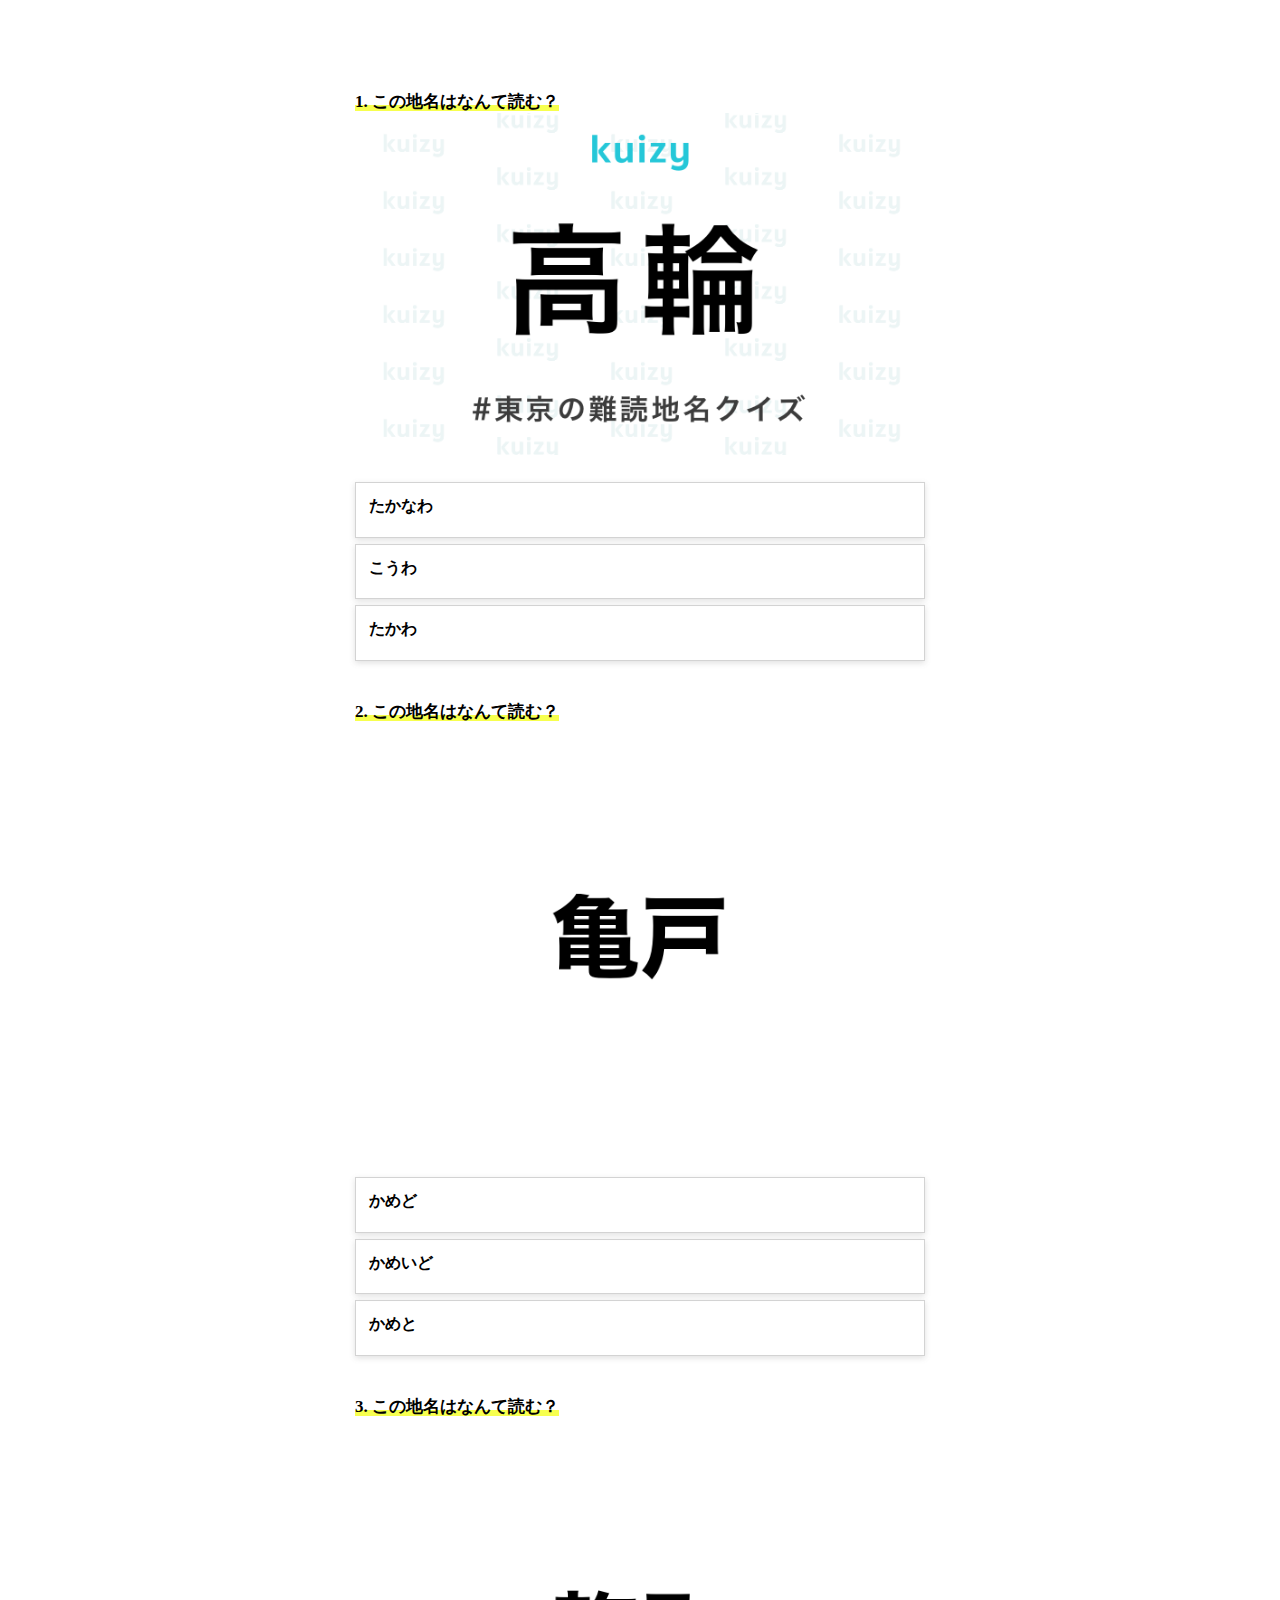
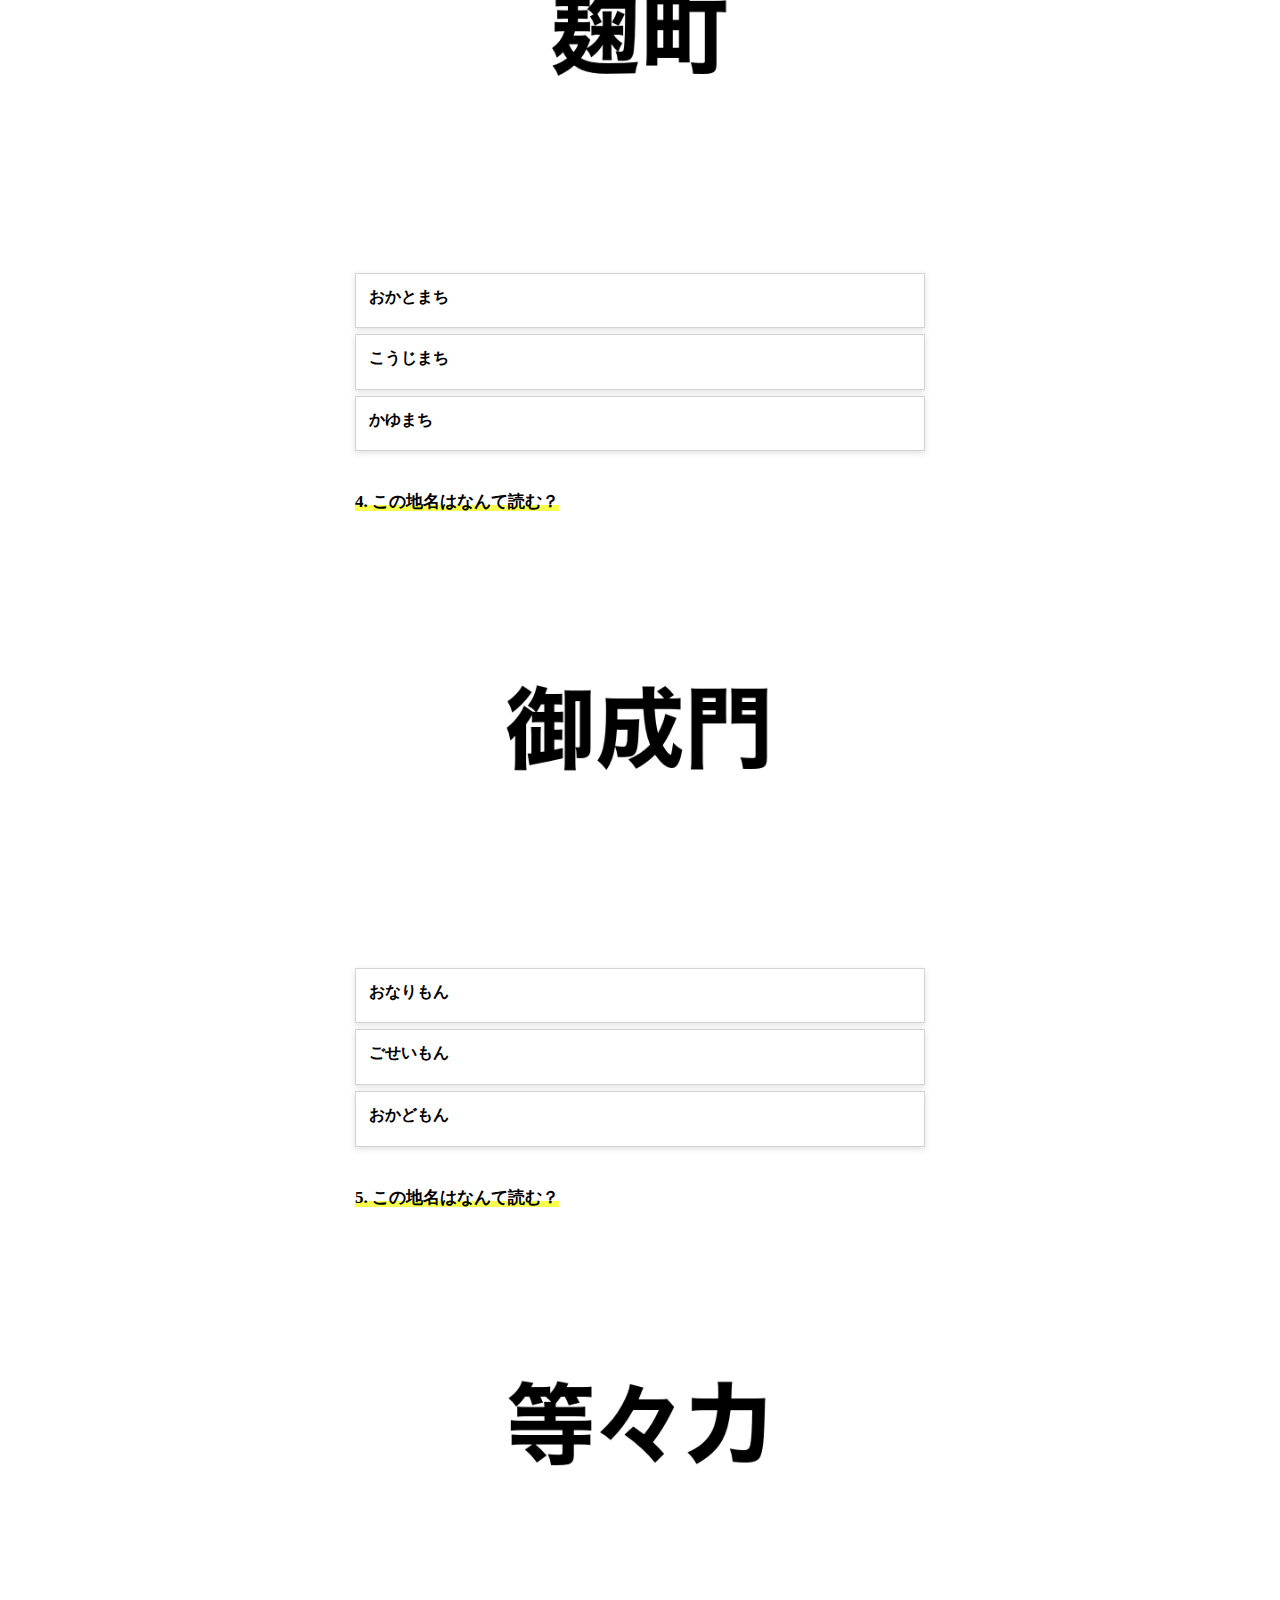
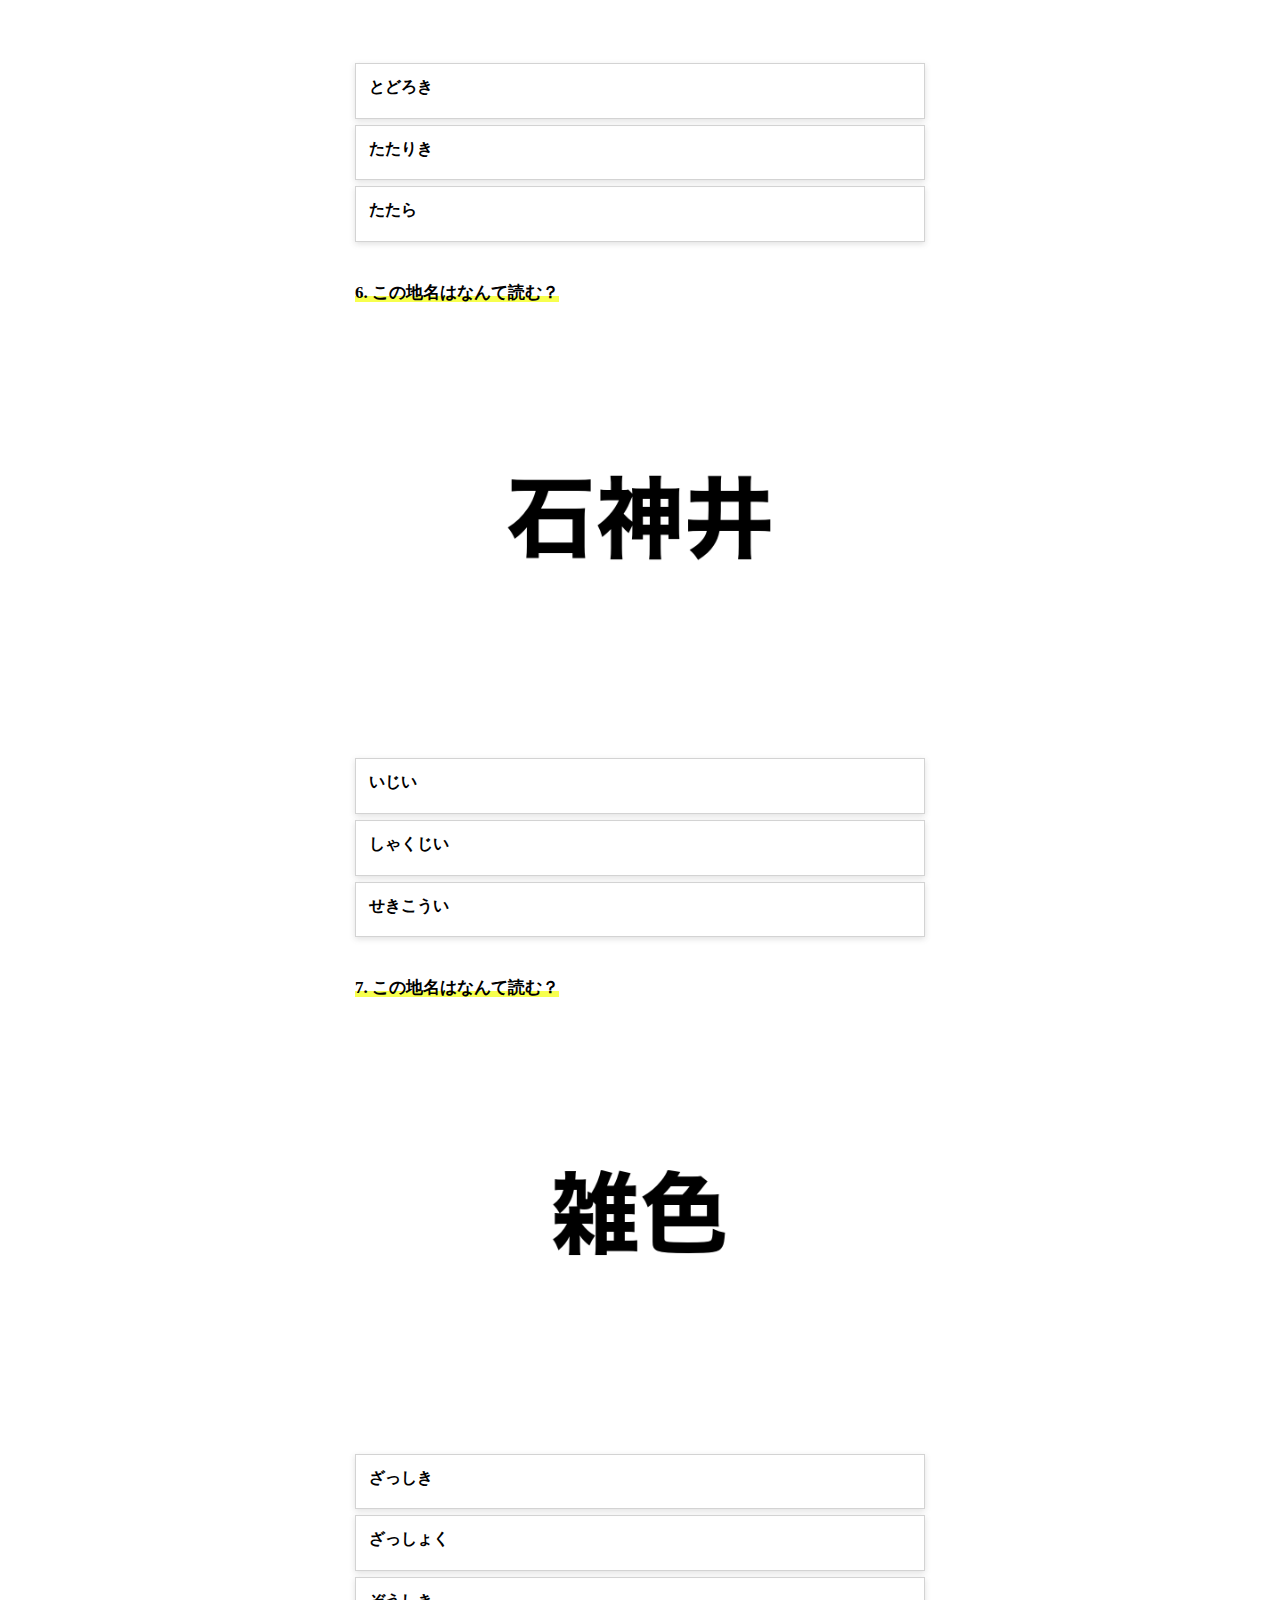
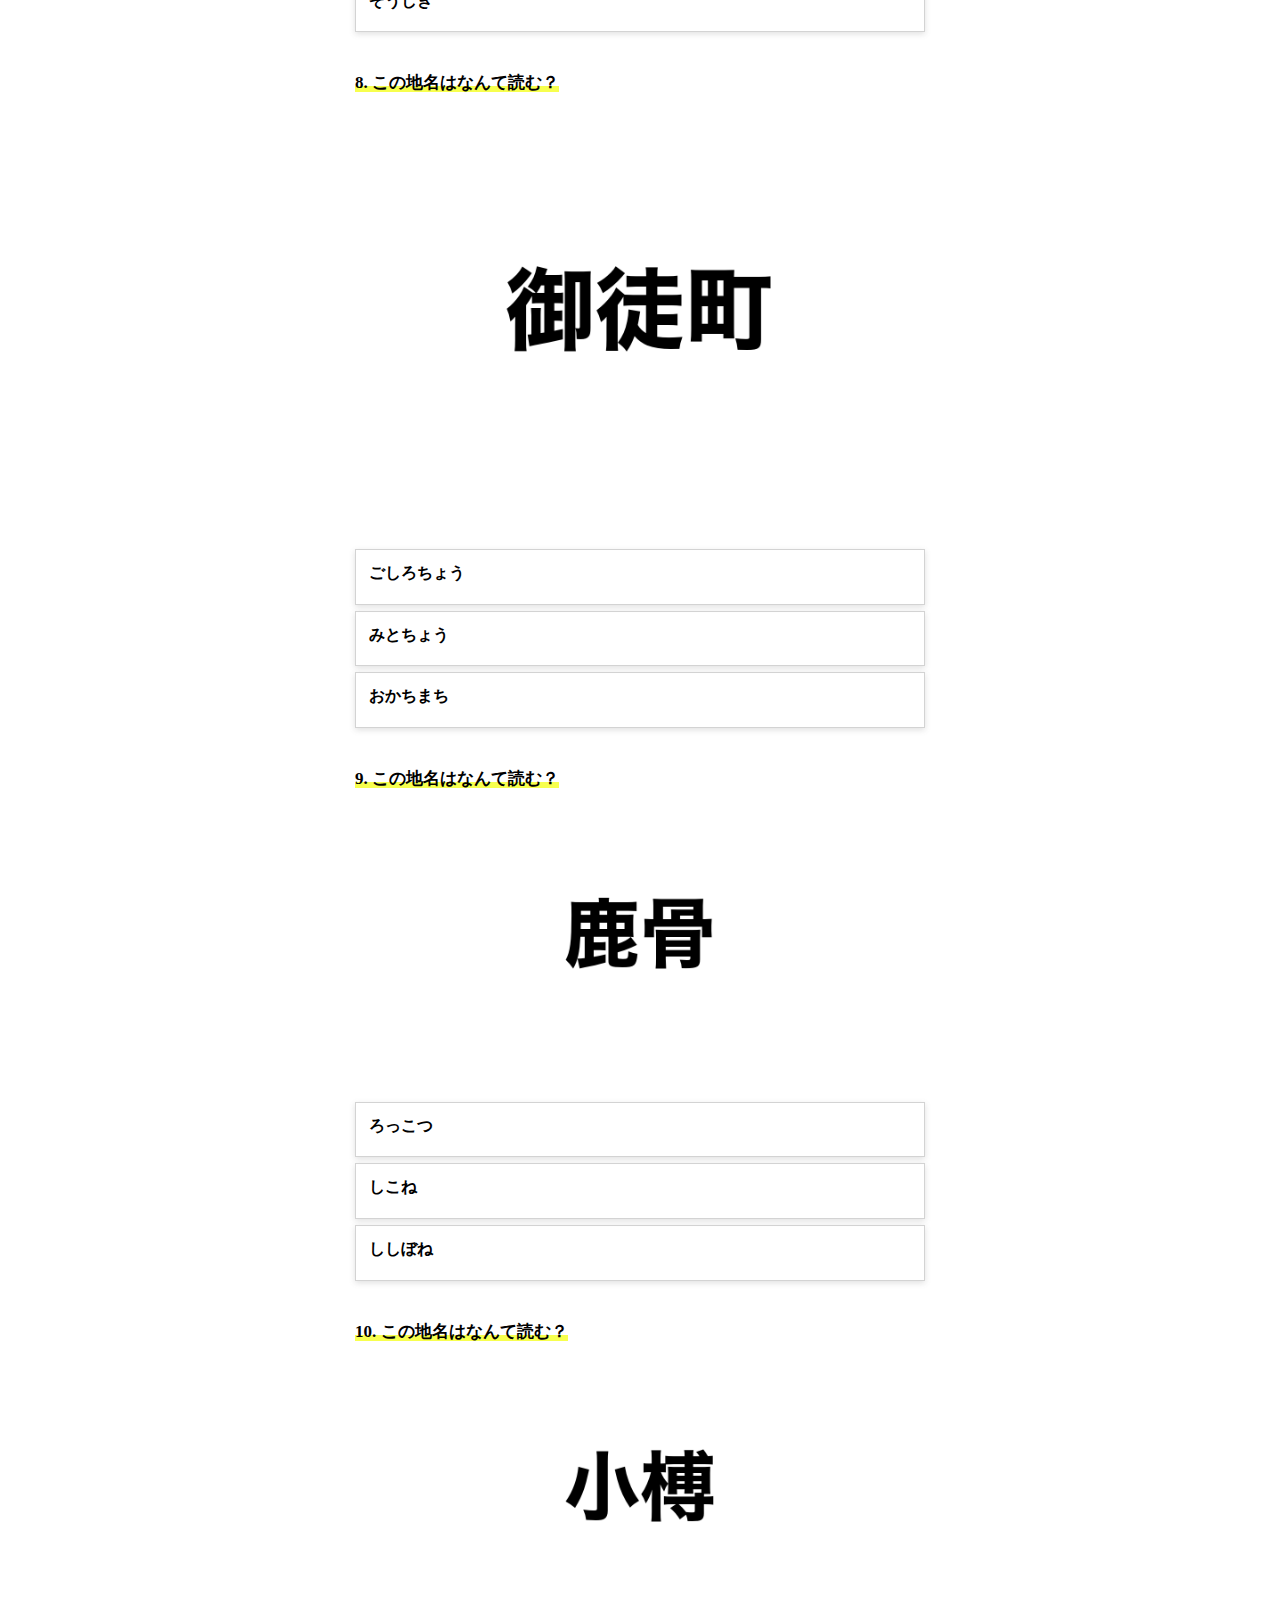
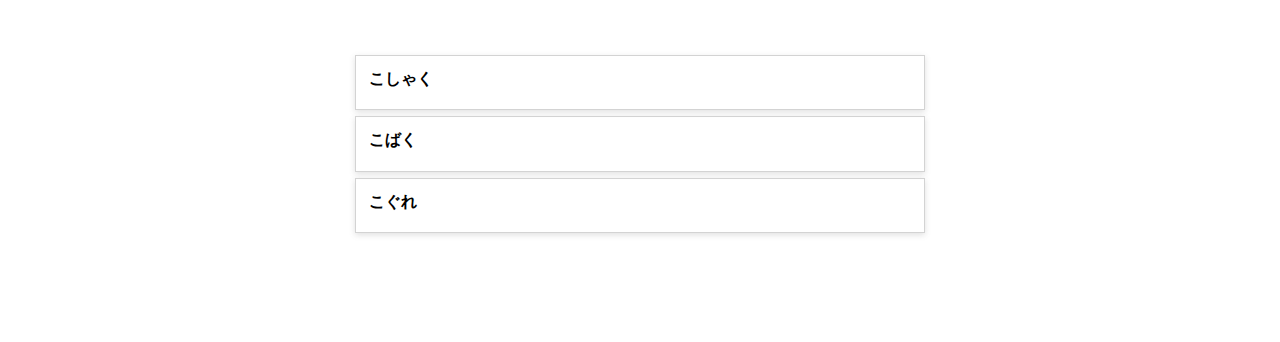
<file: quizy/writing.html>
<!DOCTYPE html>
<html lang="ja">
<head>
  <meta charset="UTF-8">
  <meta http-equiv="X-UA-Compatible" content="IE=edge">
  <meta name="viewport" content="width=device-width, initial-scale=1.0">
    <title>ガチで東京の人しか解けない！ #東京の難読地名クイズ</title>
    <link rel="stylesheet" href="writing.css">
</head>
<body>
  <div id="main" class="main"> 
    <script src="writing.js"></script>
  </div>
</body>
</html>
</file>
<file: quizy/writing.css>
/* ページ全体 */

.main {
  margin: 0 auto;
  width: 570px;
  margin-top: 90px;
  margin-bottom: 90px;
}

/* 問題 */

.quiz {
  margin-top: 20px;
}

.quiz h1 {
  font-size: 17px;
  display: inline;
  background: linear-gradient(transparent 70%, #f7ff4e 0);
}

.quiz img {
  width: 100%;
  margin: 0 auto 0;
}

.quiz ul {
  list-style: none;
  margin: 10px 0;
  padding: 13px 0;
}

.quiz li {
  font-weight: 600;
  padding: 0.1em 0.5em;
  border: solid 1px #d3d3d3;
  box-shadow: 0 2px 6px rgba(100, 100, 100, 0.2);
  margin-bottom: 6px;
  height: 39px;
  padding-left: 13px;
  padding-top: 13px;
}

/* 選択肢（回答前） */

.quiz .answerlist {
  cursor: pointer;
}

/* 選択肢（回答後）（正解） */

.quiz .answer_valid {
  background-color: #08b3f0;
  color: #fff;
}

/* 選択肢（回答後）（不正解） */

.quiz .answer_invalid {
  background-color: #fd6647;
  color: #fff;
}

/* 問題 答えボックス */

.quiz .answerbox {
  display: none;
  height: 77px;
  line-height: 30px;
}

/* 問題 答えボックス 正解 */

.quiz .answerbox_valid {
  background: linear-gradient(transparent 70%, #08b3f0 0);
}

/* 問題 答えボックス 不正解 */

.quiz .answerbox_invalid {
  background: linear-gradient(transparent 70%, #fd6647 0);
}
</file>
